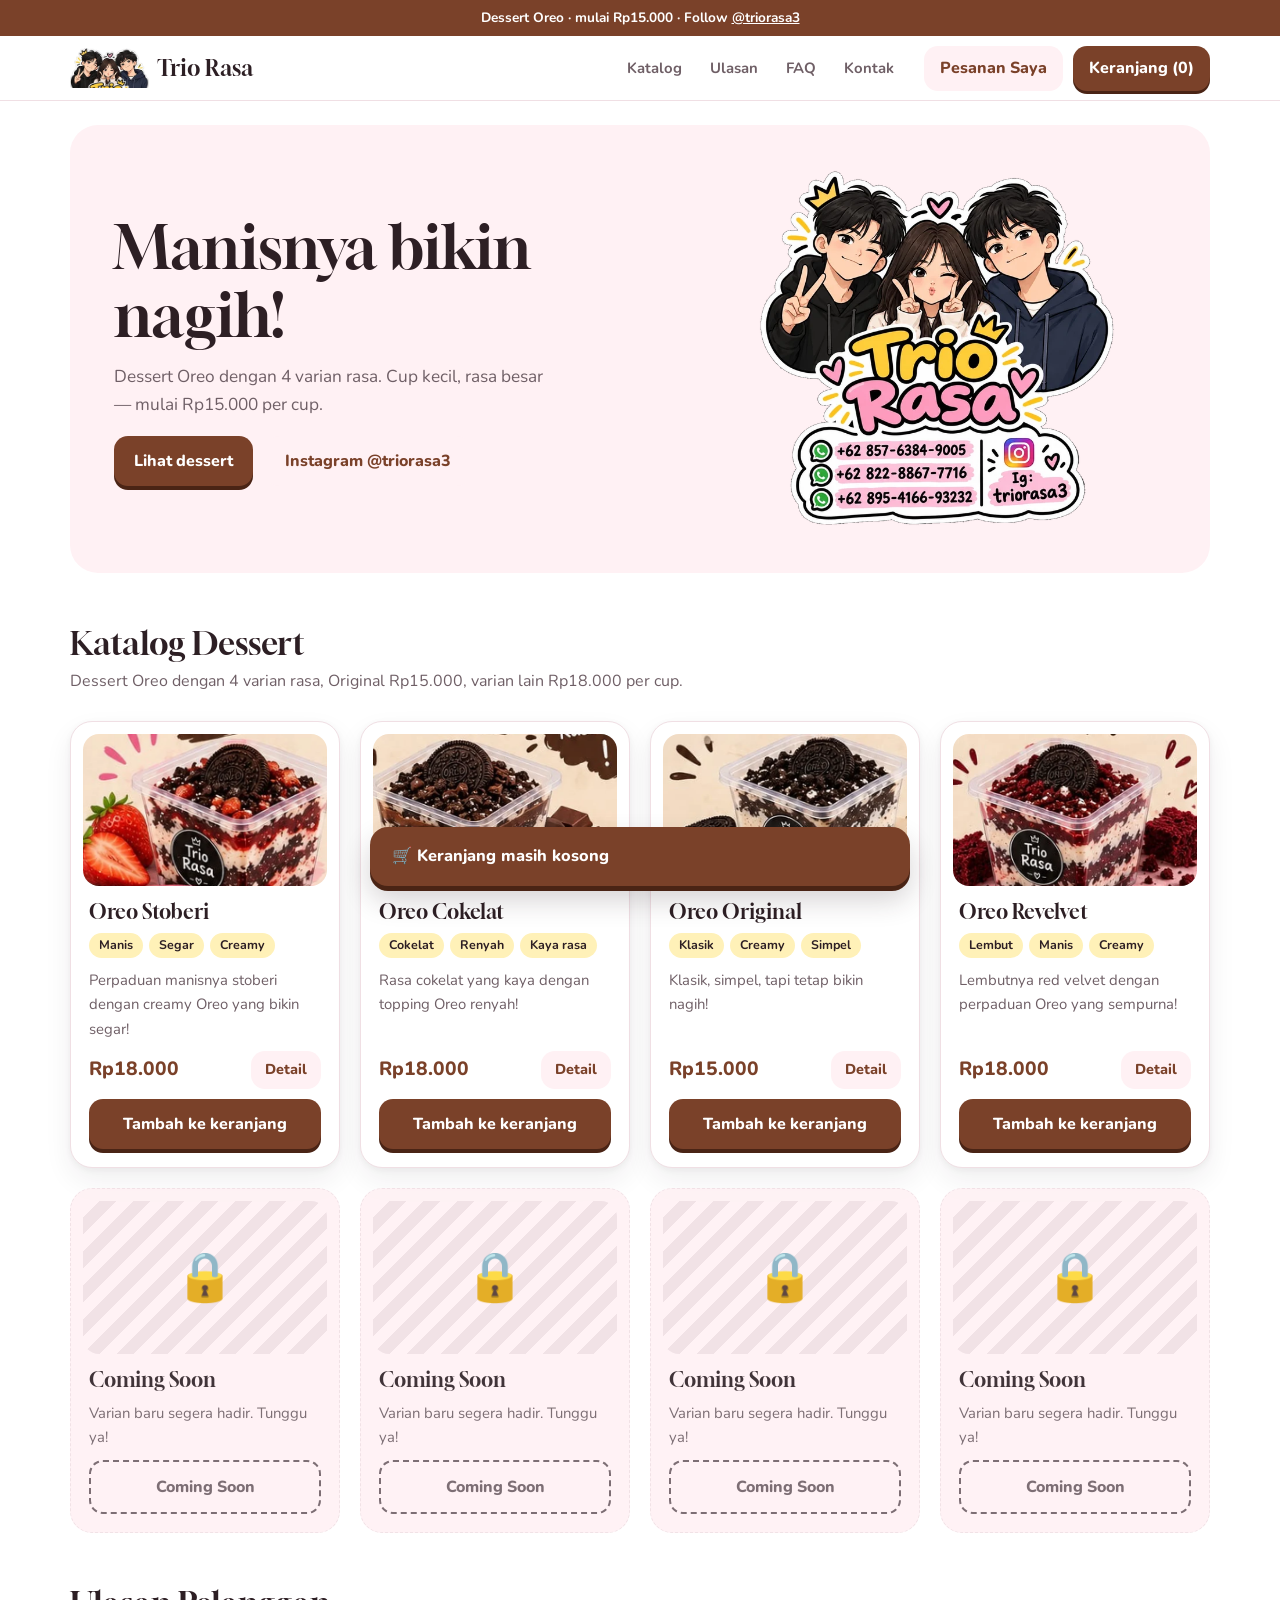
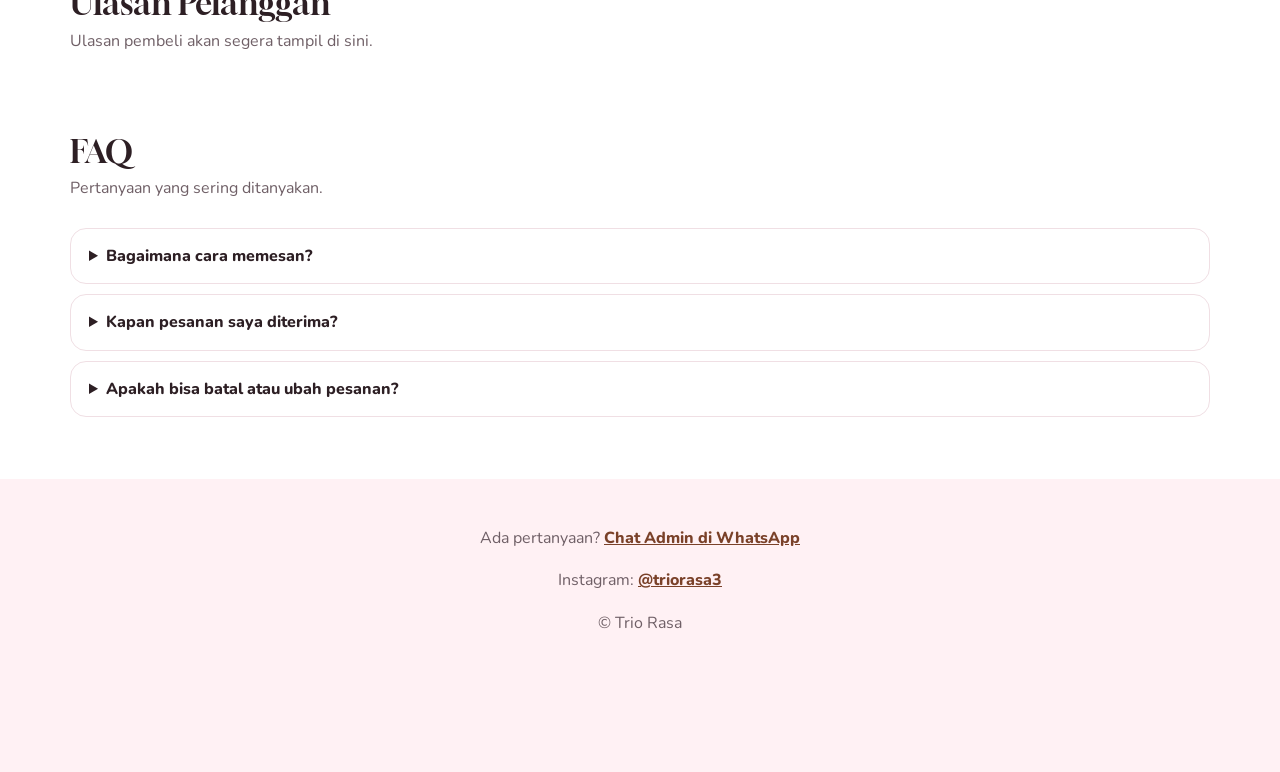
<file: index.html>
<!DOCTYPE html>
<html lang="id">
<head>
<meta charset="utf-8">
<meta name="viewport" content="width=device-width, initial-scale=1, viewport-fit=cover">
<title>Trio Rasa — Dessert Oreo</title>
<link rel="preconnect" href="https://fonts.googleapis.com">
<link href="https://fonts.googleapis.com/css2?family=Gloock&family=Nunito:wght@400;600;800&display=swap" rel="stylesheet">
<link rel="stylesheet" href="style.css">
</head>
<body>
<div class="topbar">Dessert Oreo · mulai Rp15.000 · Follow <a href="https://instagram.com/triorasa3" target="_blank" rel="noopener">@triorasa3</a></div>
<header><div class="wrap">
<div class="logo"><img src="images/logo-kecil.webp" alt="">Trio Rasa</div>
<nav><a href="#katalog">Katalog</a><a href="#ulasan">Ulasan</a><a href="#faq">FAQ</a><a href="#kontak">Kontak</a></nav>
<button class="btn ghost" id="ordersBtn">Pesanan Saya</button>
<button class="btn" id="cartBtn">Keranjang (0)</button>
</div></header>

<main>
<div class="hero-bg"><div class="wrap hero">
<div>
<h1>Manisnya bikin nagih!</h1>
<p>Dessert Oreo dengan 4 varian rasa. Cup kecil, rasa besar — mulai Rp15.000 per cup.</p>
<div class="btns"><a class="btn" href="#katalog" style="text-decoration:none">Lihat dessert</a><a class="btn ghost" href="https://instagram.com/triorasa3" target="_blank" rel="noopener" style="text-decoration:none">Instagram @triorasa3</a></div>
</div>
<img class="hero-logo" src="images/logo.webp" alt="Trio Rasa — Ig: triorasa3">
</div></div>

<section id="katalog"><div class="wrap">
<h2>Katalog Dessert</h2>
<p class="sub">Dessert Oreo dengan 4 varian rasa, Original Rp15.000, varian lain Rp18.000 per cup.</p>
<div class="grid" id="grid"></div>
</div></section>

<section id="ulasan"><div class="wrap">
<h2>Ulasan Pelanggan</h2>
<p class="sub" id="rvSum"></p>
<div class="rvlist" id="rvList"></div>
</div></section>

<section id="faq"><div class="wrap">
<h2>FAQ</h2>
<p class="sub">Pertanyaan yang sering ditanyakan.</p>
<details><summary>Bagaimana cara memesan?</summary><p>Tambahkan dessert ke keranjang, setujui pesanan dua kali, isi data penerima, lalu pesanan dikirim ke admin lewat WhatsApp.</p></details>
<details><summary>Kapan pesanan saya diterima?</summary><p>Sesuai jadwal pengambilan yang kamu isi. Admin akan mengonfirmasi saat dessert sudah diterima.</p></details>
<details><summary>Apakah bisa batal atau ubah pesanan?</summary><p>Sebelum konfirmasi kedua kamu bebas mengubah keranjang. Setelah itu, hubungi admin.</p></details>
</div></section>
</main>

<footer id="kontak"><div class="wrap">
<p>Ada pertanyaan? <a href="#" id="adminLink" style="color:var(--accent);font-weight:800">Chat Admin di WhatsApp</a></p>
<p>Instagram: <a href="https://instagram.com/triorasa3" target="_blank" rel="noopener" style="color:var(--accent);font-weight:800">@triorasa3</a></p>
<p>© Trio Rasa</p>
</div></footer>

<button class="fab" id="fab" aria-label="Buka keranjang"></button>
<div class="ov center" id="detailOv"><div class="panel" id="detail"></div></div>
<div class="ov" id="drawerOv"><div class="panel" id="drawer"></div></div>

<script src="ulasan.js"></script>
<script src="script.js"></script>
</body>
</html>
</file>
<file: style.css>
:root{--bg:#ffffff;--soft:#fff1f4;--surface:#ffffff;--ink:#2d1f24;--muted:#6f5f66;--accent:#7a4129;--accent-dark:#4a2415;--accent-ink:#fff;--line:#f0dfe4;--pist:#fff1b8;--shadow:0 2px 6px rgba(45,31,36,.05),0 12px 28px rgba(45,31,36,.07);color-scheme:light;box-sizing:border-box;padding-top:env(safe-area-inset-top,0px);padding-bottom:env(safe-area-inset-bottom,0px)}
@media (prefers-color-scheme:dark){:root:not([data-theme="light"]){--bg:#1b1416;--soft:#2a1d22;--surface:#261c20;--ink:#f8eef1;--muted:#c4aeb6;--accent:#f6a6c1;--accent-dark:#b8718c;--accent-ink:#3a1c12;--line:#3a2a30;--pist:#4a4120;--shadow:0 12px 28px rgba(0,0,0,.35);color-scheme:dark}}
:root[data-theme="dark"]{--bg:#1b1416;--soft:#2a1d22;--surface:#261c20;--ink:#f8eef1;--muted:#c4aeb6;--accent:#f6a6c1;--accent-dark:#b8718c;--accent-ink:#3a1c12;--line:#3a2a30;--pist:#4a4120;--shadow:0 12px 28px rgba(0,0,0,.35);color-scheme:dark}
html{scroll-padding-top:76px;scroll-behavior:smooth}
*,*:before,*:after{box-sizing:border-box}
body{margin:0;background:var(--bg);color:var(--ink);font:400 16px/1.65 Nunito,system-ui,sans-serif}
h1,h2,h3{font-family:Gloock,Georgia,serif;font-weight:400;line-height:1.15;margin:0}
button{font:inherit;cursor:pointer;border:0;color:inherit;background:none}
button:focus-visible,a:focus-visible,input:focus-visible,select:focus-visible{outline:3px solid var(--accent);outline-offset:2px}
.wrap{max-width:1180px;margin:0 auto;padding:0 20px}

header{position:sticky;top:0;z-index:5;background:color-mix(in srgb,var(--bg) 92%,transparent);backdrop-filter:blur(10px);border-bottom:1px solid var(--line);transition:box-shadow .2s}
header.sc{box-shadow:0 6px 20px rgba(45,31,36,.07)}
header .wrap{display:flex;align-items:center;gap:10px;height:64px}
.logo{font-family:Gloock,serif;font-size:1.4rem;margin-right:auto;display:flex;align-items:center;gap:8px}
.logo img{height:40px;width:auto}
nav{display:flex;gap:4px;margin-right:8px}
nav a{color:var(--muted);text-decoration:none;font-weight:700;padding:8px 12px;border-radius:999px;font-size:.93rem}
nav a:hover{background:var(--soft);color:var(--accent)}

.btn{display:inline-flex;align-items:center;justify-content:center;gap:6px;background:var(--accent);color:var(--accent-ink);padding:12px 20px;border-radius:14px;font-weight:800;box-shadow:0 4px 0 var(--accent-dark);transition:transform .12s,box-shadow .12s}
.btn:hover{transform:translateY(-1px);box-shadow:0 5px 0 var(--accent-dark)}
.btn:active{transform:translateY(3px);box-shadow:0 1px 0 var(--accent-dark)}
.btn.ghost{background:var(--soft);color:var(--accent);border:0;box-shadow:none}
.btn.ghost:hover{background:color-mix(in srgb,var(--accent) 14%,var(--soft));transform:none}
.btn:disabled{opacity:.5;cursor:not-allowed}
header .btn{padding:9px 16px;box-shadow:0 3px 0 var(--accent-dark)}

.hero-bg{padding:24px 0 8px}
.hero{max-width:1140px;width:calc(100% - 32px);margin:0 auto;padding:44px;background:var(--soft);border-radius:28px;display:grid;grid-template-columns:1.1fr .9fr;gap:36px;align-items:center}
.hero h1{font-size:clamp(2.3rem,5.5vw,3.7rem);margin-bottom:14px}
.hero p{color:var(--muted);max-width:44ch;font-size:1.08rem;margin:0}
.badge{display:inline-block;background:var(--pist);padding:6px 14px;border-radius:999px;font-weight:800;font-size:.88rem;margin-bottom:16px}
.hero-logo{width:100%;max-width:360px;justify-self:center;display:block}
.pimg{width:100%;aspect-ratio:16/10;object-fit:cover;border-radius:16px;background:var(--soft);display:block}
.mini{width:48px;height:48px;border-radius:12px;object-fit:cover}

section{padding:44px 0 8px}
section>.wrap>h2{font-size:2rem;margin-bottom:6px}
.sub{color:var(--muted);margin:0 0 26px}
.grid{display:grid;grid-template-columns:repeat(auto-fill,minmax(min(100%,220px),1fr));gap:20px}
.card{background:var(--surface);border:1px solid var(--line);border-radius:22px;padding:12px;box-shadow:var(--shadow);display:flex;flex-direction:column;transition:transform .2s}
.card:hover{transform:translateY(-4px)}
.thumb{height:160px;display:grid;place-items:center;font-size:4.8rem;border-radius:16px}
.card .body{padding:14px 6px 6px;display:flex;flex-direction:column;gap:10px;flex:1}
.card h3{font-size:1.25rem}
.card p{margin:0;color:var(--muted);font-size:.93rem;flex:1}
.card .body>.btn{width:100%}
.tags{display:flex;gap:6px;flex-wrap:wrap}
.tag{background:var(--pist);border-radius:999px;padding:2px 10px;font-size:.78rem;font-weight:700}
.row{display:flex;justify-content:space-between;align-items:center;gap:8px}
.price{font-weight:800;color:var(--accent);font-size:1.2rem}
.row .btn{padding:7px 14px;font-size:.9rem}

.steps{display:grid;grid-template-columns:repeat(auto-fit,minmax(210px,1fr));gap:16px;counter-reset:s}
.step{background:var(--soft);border-radius:20px;padding:20px}
.step:before{counter-increment:s;content:counter(s);display:grid;place-items:center;width:34px;height:34px;border-radius:50%;background:var(--accent);color:var(--accent-ink);font-weight:800;margin-bottom:12px}
.step b{display:block;margin-bottom:2px}
.step span{color:var(--muted);font-size:.93rem}
.sched{display:grid;grid-template-columns:repeat(auto-fit,minmax(250px,1fr));gap:16px}
.sched .card{padding:20px;gap:4px;border-left:6px solid var(--accent)}
details{background:var(--surface);border:1px solid var(--line);border-radius:16px;padding:14px 18px;margin-bottom:10px}
summary{cursor:pointer;font-weight:800}
details p{margin:8px 0 0;color:var(--muted)}
footer{margin-top:44px;background:var(--soft);padding:30px 0 120px;color:var(--muted);text-align:center}

.ov{position:fixed;inset:0;background:rgba(45,31,36,.4);z-index:20;display:none;justify-content:flex-end}
.ov.open{display:flex}
.ov.center{justify-content:center;align-items:center;padding:16px}
.panel{background:var(--bg);width:min(440px,100%);height:100%;overflow:auto;padding:24px;padding-top:calc(24px + env(safe-area-inset-top,0px));padding-bottom:calc(24px + env(safe-area-inset-bottom,0px));border-radius:26px 0 0 26px}
.center .panel{height:auto;max-height:92%;border-radius:26px}
.panel h2{font-size:1.6rem;margin-bottom:12px}
.close{float:right;width:36px;height:36px;border-radius:50%;background:var(--soft);font-size:1.4rem;line-height:1;color:var(--muted)}
.line{display:flex;gap:10px;align-items:center;padding:12px 0;border-bottom:1px solid var(--line)}
.line .nm{flex:1;font-weight:700}
.qty{display:flex;align-items:center;gap:8px}
.qty button{width:32px;height:32px;border-radius:50%;background:var(--soft);color:var(--accent);font-weight:800}
.total{display:flex;justify-content:space-between;font-weight:800;font-size:1.2rem;padding:16px 0}
label{display:block;font-weight:800;margin:14px 0 6px}
input,select,textarea{width:100%;padding:13px 14px;border-radius:14px;border:2px solid var(--line);background:var(--surface);color:var(--ink);font:inherit}
input:focus,select:focus,textarea:focus{border-color:var(--accent);outline:0}
.err{color:var(--accent);font-weight:700;min-height:1.4em;margin-top:6px}
.stepbar{color:var(--accent);font-weight:800;margin-bottom:8px}
.btns{display:flex;gap:12px;margin-top:16px;flex-wrap:wrap}
.note{background:var(--pist);padding:12px 14px;border-radius:14px;font-size:.95rem;margin-bottom:8px}
.fq{margin-top:14px}
.two{display:grid;grid-template-columns:1.3fr 1fr;gap:10px}
textarea{resize:vertical}
.fab{position:fixed;left:50%;transform:translateX(-50%);bottom:calc(14px + env(safe-area-inset-bottom,0px));z-index:10;width:min(540px,calc(100% - 24px));display:flex;justify-content:space-between;align-items:center;gap:12px;background:var(--accent);color:var(--accent-ink);padding:16px 22px;border-radius:18px;font-weight:800;font-size:1.02rem;box-shadow:0 5px 0 var(--accent-dark),0 14px 28px rgba(45,31,36,.2);transition:transform .12s}
.fab:active{transform:translateX(-50%) translateY(3px)}
.toast{position:fixed;left:50%;bottom:96px;transform:translateX(-50%);background:var(--ink);color:var(--bg);padding:10px 18px;border-radius:999px;font-weight:700;z-index:30;opacity:0;pointer-events:none;transition:opacity .25s}
.toast.on{opacity:1}

.topbar{background:var(--accent);color:var(--accent-ink);text-align:center;font-size:.85rem;font-weight:700;padding:7px 12px}
.topbar a{color:inherit}
.soon{opacity:.9;pointer-events:none;user-select:none;background:var(--soft);box-shadow:none;border-style:dashed}
.soonimg{display:grid;place-items:center;font-size:3rem;background:repeating-linear-gradient(135deg,var(--soft) 0 12px,var(--line) 12px 24px)}
.soonbtn{display:block;text-align:center;padding:12px;border-radius:14px;border:2px dashed var(--muted);color:var(--muted);font-weight:800}
.rv{display:grid;grid-template-columns:minmax(0,.9fr) minmax(0,1.1fr);gap:24px;align-items:start}
.rvform{background:var(--soft);border-radius:22px;padding:20px}
.stars{display:flex;gap:2px}
.stars button{font-size:2.1rem;line-height:1;color:#d8c8cd;padding:2px 4px}
.stars button.on{color:#f5b301}
.rvlist{display:grid;gap:12px;grid-template-columns:repeat(auto-fill,minmax(min(100%,280px),1fr))}
.rvitem{background:var(--surface);border:1px solid var(--line);border-radius:18px;padding:16px}
.rvitem .st{color:#f5b301;letter-spacing:2px}
.rvitem small{color:var(--muted)}
.rvitem p{margin:6px 0 0}
@media(max-width:900px){.rv{grid-template-columns:1fr}}
@media(max-width:560px){.grid{grid-template-columns:1fr 1fr;gap:12px}.card{padding:8px;border-radius:16px}.card .body{padding:10px 4px 4px;gap:8px}.card h3{font-size:1.05rem}.card p{font-size:.85rem}.row .btn{padding:6px 10px;font-size:.82rem}.btn{padding:11px 14px}.price{font-size:1.05rem}.tags{display:none}section{padding:32px 0 4px}.hero h1{font-size:2.2rem}header .wrap{gap:6px}header .btn{padding:8px 12px;font-size:.85rem}.logo{font-size:1.05rem}.logo img{height:34px}}
@media(max-width:760px){nav{display:none}.hero{grid-template-columns:1fr;padding:28px 22px}.hero-logo{max-width:280px}.panel{border-radius:0}.logo{font-size:1.2rem}}
@media (prefers-reduced-motion:reduce){html{scroll-behavior:auto}.card,.btn,.fab,.toast{transition:none}}
</file>
